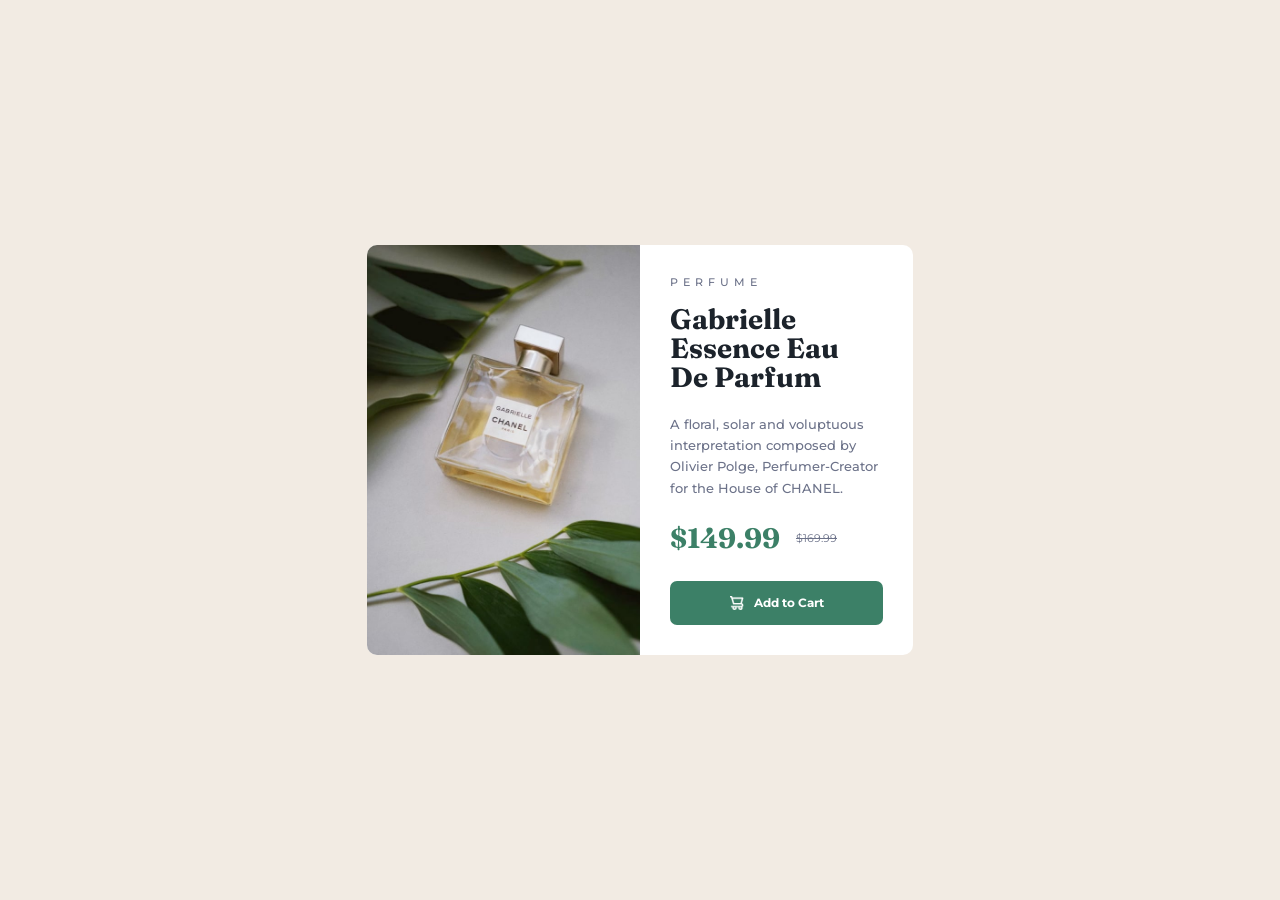
<file: index.html>
<!DOCTYPE html>
<html lang="en">
<head>
    <meta charset="UTF-8">
    <meta name="viewport" content="width=device-width, initial-scale=1.0">
    <title>Frontend Mentor | Product preview card component</title>
    <link rel="stylesheet" href="product.css">

    <link rel="preconnect" href="https://fonts.googleapis.com">
    <link rel="preconnect" href="https://fonts.gstatic.com" crossorigin>
    <link href="https://fonts.googleapis.com/css2?family=Fraunces:opsz,wght@9..144,700&family=Montserrat:wght@500;700&display=swap" rel="stylesheet">

</head>
<body>
    <main class="product-card">
        <div class="product-image">
            <img src="image-product-desktop.jpg" alt="Gabrielle Chanel perfume bottle surrounded by green leaves">
        </div>
        <div class="product-card__product-content">
            <p class="product-category">PERFUME</p>
            <h1 class="product-title">Gabrielle Essence Eau<br>De Parfum</h1>
            <p class="product-description">A floral, solar and voluptuous interpretation composed by Olivier Polge, Perfumer-Creator for the House of CHANEL.</p>
            <div class="product-pricing">
                <span class="current-price">$149.99</span>
                <del class="original-price">$169.99</del>
            </div>
            <button class="product-card__button" type="button">
                <img src="image.png" alt="">
                <span>Add to Cart</span>
            </button>
        </div>
    </main>
</body>
</html>
</file>
<file: product.css>
* {
  box-sizing: border-box;
}

body {
  min-height: 100vh;
  margin: 0;
  padding: 1.5rem;
  display: grid;
  place-items: center;
  background-color: hsl(30, 38%, 92%);
  font-family: "Montserrat", sans-serif;
}

.product-card {
  display: flex;
  width: min(100%, 546px);
  overflow: hidden;
  border-radius: 10px;
  background-color: hsl(0, 0%, 100%);
}

.product-image {
  flex: 1 1 50%;
  min-width: 0;
}

.product-image img {
  display: block;
  width: 100%;
  height: 100%;
  object-fit: cover;
}

.product-card__product-content {
  flex: 1 1 50%;
  min-width: 0;
  padding: 30px;
  display: flex;
  flex-direction: column;
}

.product-category {
  margin: 0 0 16px;
  color: hsl(228, 12%, 48%);
  font-size: 11px;
  font-weight: 500;
  letter-spacing: 5px;
}

.product-title {
  margin: 0 0 21px;
  color: hsl(212, 21%, 14%);
  font-family: "Fraunces", Georgia, serif;
  font-size: 28px;
  font-weight: 700;
  line-height: 1.04;
}

.product-description {
  margin: 0 0 22px;
  color: hsl(228, 12%, 48%);
  font-size: 13px;
  font-weight: 500;
  line-height: 1.65;
}

.product-pricing {
  display: flex;
  align-items: center;
  gap: 16px;
  margin-bottom: 23px;
}

.current-price {
  color: hsl(158, 36%, 37%);
  font-family: "Fraunces", Georgia, serif;
  font-size: 28px;
  font-weight: 700;
}

.original-price {
  color: hsl(228, 12%, 48%);
  font-size: 11px;
  text-decoration: line-through;
}

.product-card__button {
  width: 100%;
  min-height: 44px;
  margin-top: auto;
  border: 0;
  border-radius: 7px;
  display: flex;
  align-items: center;
  justify-content: center;
  gap: 10px;
  background-color: hsl(158, 36%, 37%);
  color: hsl(0, 0%, 100%);
  font-family: "Montserrat", sans-serif;
  font-size: 12px;
  font-weight: 700;
  cursor: pointer;
  transition: background-color 150ms ease-in-out;
}

.product-card__button:hover,
.product-card__button:focus-visible {
  background-color: hsl(158, 42%, 18%);
}

.product-card__button img {
  width: 14px;
  height: 14px;
  filter: brightness(0) invert(1);
}

@media (max-width: 600px) {
  body {
    padding: 1rem;
  }

  .product-card {
    max-width: 360px;
    flex-direction: column;
  }

  .product-image {
    flex: none;
    height: 240px;
  }

  .product-card__product-content {
    flex: none;
    padding: 24px;
  }

  .product-category {
    margin-bottom: 12px;
  }

  .product-title {
    margin-bottom: 16px;
    font-size: 30px;
    line-height: 1;
  }

  .product-description {
    margin-bottom: 20px;
    font-size: 14px;
  }

  .product-pricing {
    margin-bottom: 18px;
  }
}
</file>
